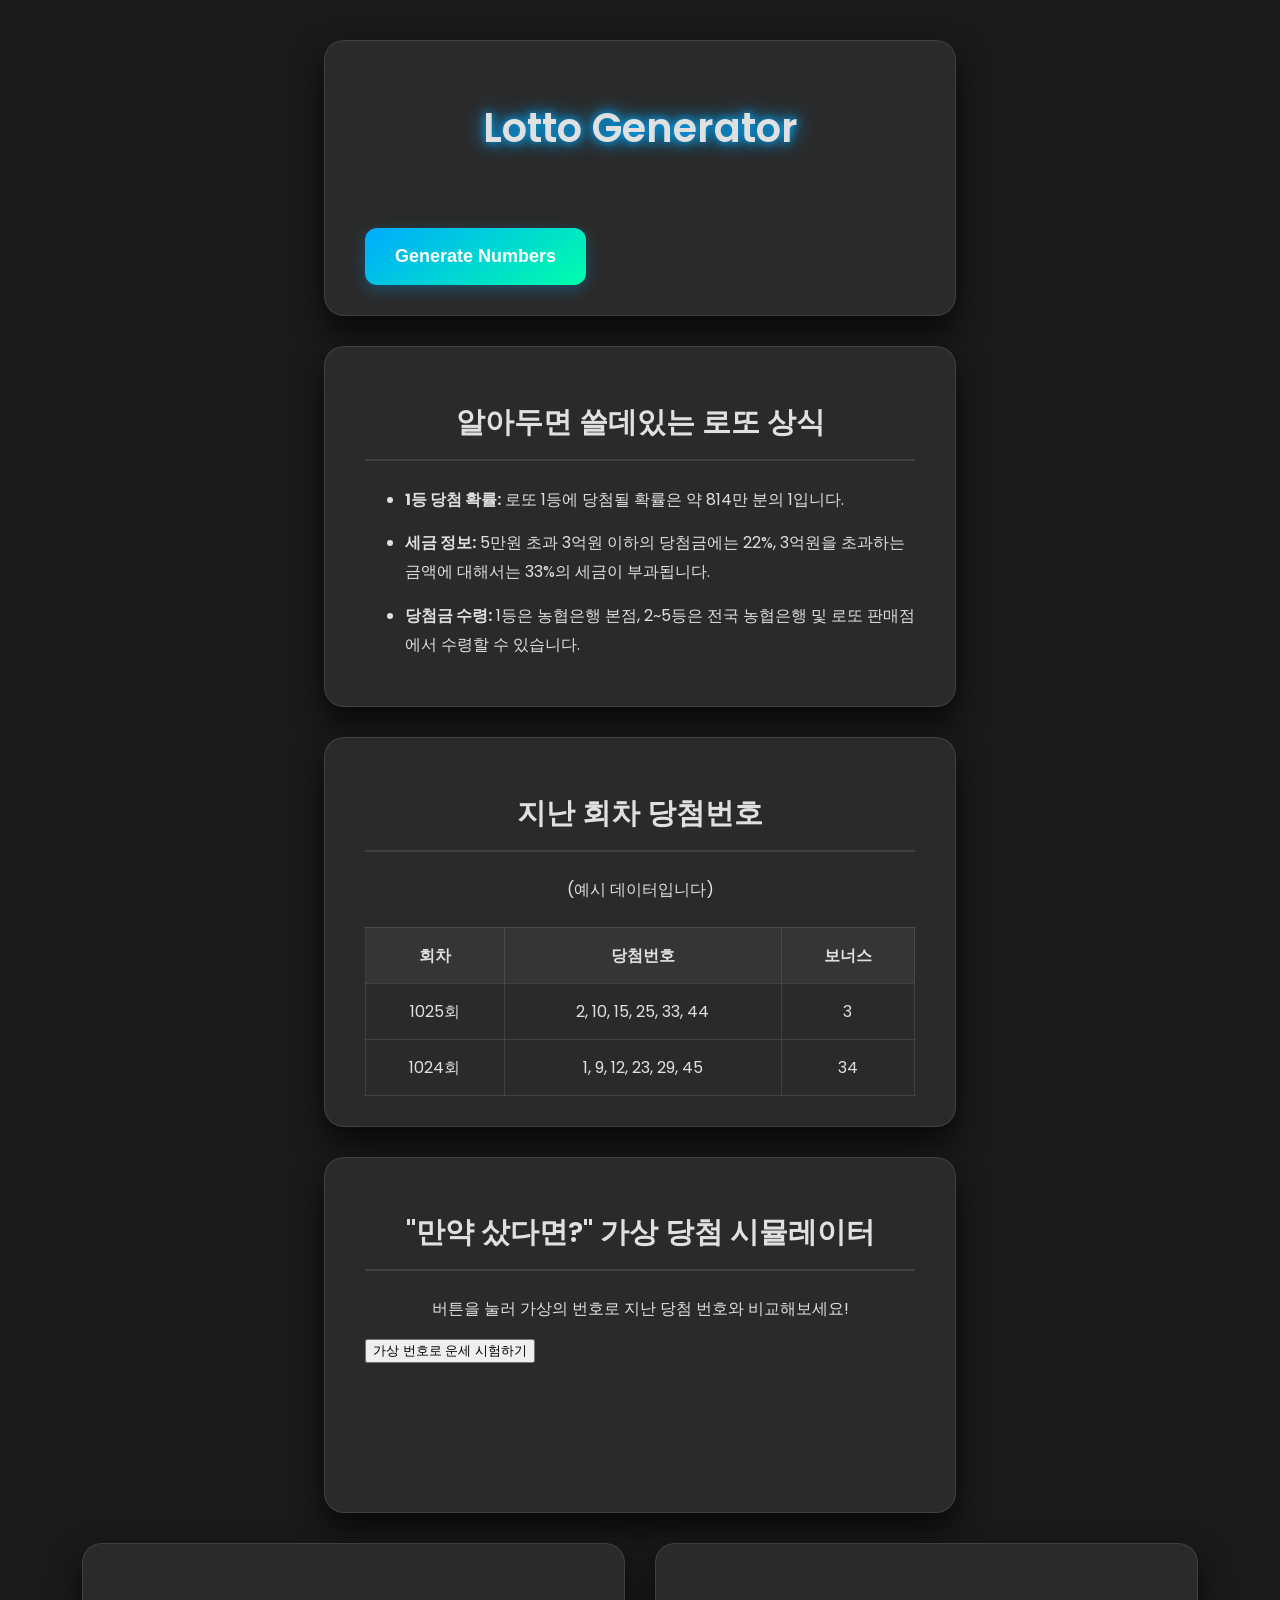
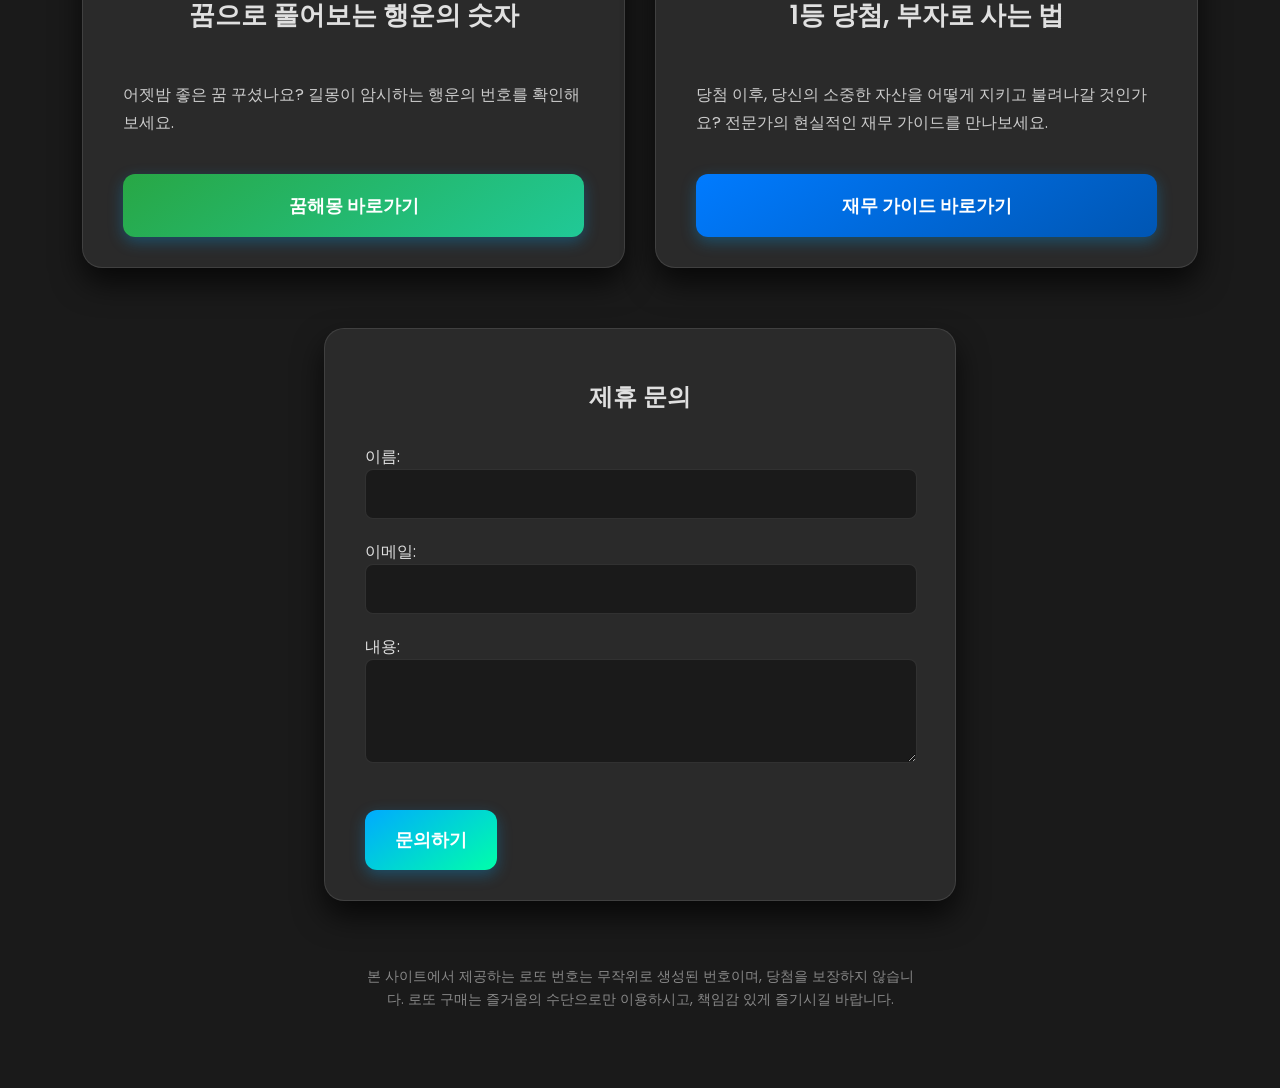
<file: index.html>
<!DOCTYPE html>
<html lang="ko">
<head>
    <meta charset="UTF-8">
    <meta name="viewport" content="width=device-width, initial-scale=1.0">
    <title>로또 번호 생성기</title>
    <link rel="stylesheet" href="style.css">
    <meta name="google-adsense-account" content="ca-pub-6148547491118439">
    <script async src="https://pagead2.googlesyndication.com/pagead/js/adsbygoogle.js?client=ca-pub-6148547491118439"
     crossorigin="anonymous"></script>
</head>
<body>
    <div class="container">
        <h1>Lotto Generator</h1>
        <div class="numbers" id="numbers-container">
            <!-- 번호가 여기에 생성됩니다 -->
        </div>
        <button id="generate-btn">Generate Numbers</button>
    </div>

    <!-- 로또 정보 섹션 -->
    <div class="container info-section">
        <h2>알아두면 쓸데있는 로또 상식</h2>
        <ul>
            <li><strong>1등 당첨 확률:</strong> 로또 1등에 당첨될 확률은 약 814만 분의 1입니다.</li>
            <li><strong>세금 정보:</strong> 5만원 초과 3억원 이하의 당첨금에는 22%, 3억원을 초과하는 금액에 대해서는 33%의 세금이 부과됩니다.</li>
            <li><strong>당첨금 수령:</strong> 1등은 농협은행 본점, 2~5등은 전국 농협은행 및 로또 판매점에서 수령할 수 있습니다.</li>
        </ul>
    </div>

    <!-- 과거 당첨 번호 섹션 -->
    <div class="container info-section">
        <h2>지난 회차 당첨번호</h2>
        <p style="text-align: center;">(예시 데이터입니다)</p>
        <table>
            <thead>
                <tr>
                    <th>회차</th>
                    <th>당첨번호</th>
                    <th>보너스</th>
                </tr>
            </thead>
            <tbody>
                <tr>
                    <td>1025회</td>
                    <td>2, 10, 15, 25, 33, 44</td>
                    <td>3</td>
                </tr>
                <tr>
                    <td>1024회</td>
                    <td>1, 9, 12, 23, 29, 45</td>
                    <td>34</td>
                </tr>
            </tbody>
        </table>
    </div>

    <!-- 가상 당첨 시뮬레이터 섹션 -->
    <div class="container info-section">
        <h2>"만약 샀다면?" 가상 당첨 시뮬레이터</h2>
        <p style="text-align: center;">버튼을 눌러 가상의 번호로 지난 당첨 번호와 비교해보세요!</p>
        <div class="simulator-controls">
            <button id="run-simulator-btn">가상 번호로 운세 시험하기</button>
        </div>
        <div id="simulator-result" class="simulator-result-box">
            <!-- 시뮬레이션 결과가 여기에 표시됩니다 -->
        </div>
    </div>

    <!-- 콘텐츠 허브 섹션 -->
    <div class="content-hub">
        <div class="hub-card">
            <h2>꿈으로 풀어보는 행운의 숫자</h2>
            <p>어젯밤 좋은 꿈 꾸셨나요? 길몽이 암시하는 행운의 번호를 확인해보세요.</p>
            <a href="dream-content.html" class="cta-link">꿈해몽 바로가기</a>
        </div>
        <div class="hub-card">
            <h2>1등 당첨, 부자로 사는 법</h2>
            <p>당첨 이후, 당신의 소중한 자산을 어떻게 지키고 불려나갈 것인가요? 전문가의 현실적인 재무 가이드를 만나보세요.</p>
            <a href="financial-guide.html" class="cta-link-secondary">재무 가이드 바로가기</a>
        </div>
    </div>

    <div class="container partnership-form">
        <h2>제휴 문의</h2>
        <form action="https://formspree.io/f/xlgnrgna" method="POST">
            <label for="name">이름:</label>
            <input type="text" id="name" name="name" required>
            <label for="email">이메일:</label>
            <input type="email" id="email" name="email" required>
            <label for="message">내용:</label>
            <textarea id="message" name="message" rows="4" required></textarea>
            <button type="submit">문의하기</button>
        </form>
    </div>

    <footer class="footer">
        <p>본 사이트에서 제공하는 로또 번호는 무작위로 생성된 번호이며, 당첨을 보장하지 않습니다. 로또 구매는 즐거움의 수단으로만 이용하시고, 책임감 있게 즐기시길 바랍니다.</p>
    </footer>

    <script src="main.js"></script>
</body>
</html>
</file>
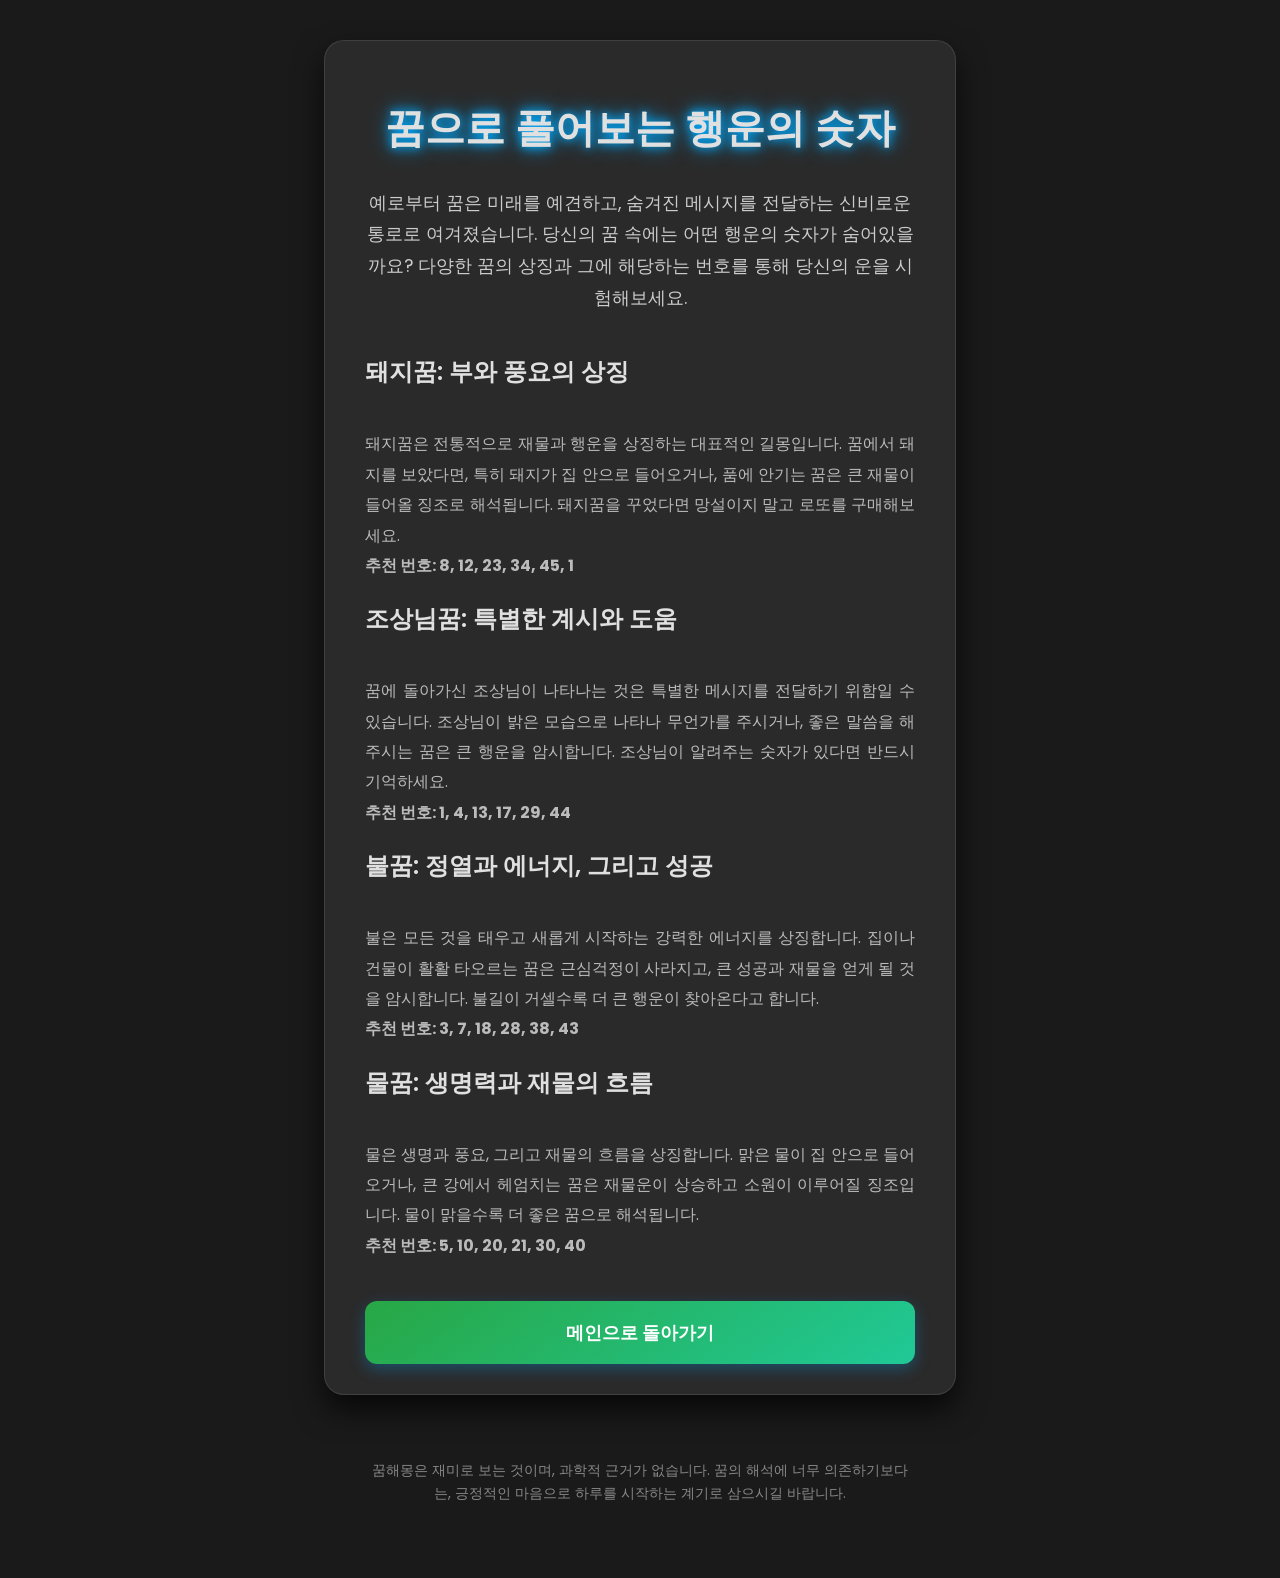
<file: dream-content.html>
<!DOCTYPE html>
<html lang="ko">
<head>
    <meta charset="UTF-8">
    <meta name="viewport" content="width=device-width, initial-scale=1.0">
    <title>꿈으로 풀어보는 행운의 숫자</title>
    <link rel="stylesheet" href="style.css">
</head>
<body>
    <div class="container info-section">
        <h1>꿈으로 풀어보는 행운의 숫자</h1>
        <p class="intro-text">예로부터 꿈은 미래를 예견하고, 숨겨진 메시지를 전달하는 신비로운 통로로 여겨졌습니다. 당신의 꿈 속에는 어떤 행운의 숫자가 숨어있을까요? 다양한 꿈의 상징과 그에 해당하는 번호를 통해 당신의 운을 시험해보세요.</p>

        <div class="dream-entry">
            <h2>돼지꿈: 부와 풍요의 상징</h2>
            <p>돼지꿈은 전통적으로 재물과 행운을 상징하는 대표적인 길몽입니다. 꿈에서 돼지를 보았다면, 특히 돼지가 집 안으로 들어오거나, 품에 안기는 꿈은 큰 재물이 들어올 징조로 해석됩니다. 돼지꿈을 꾸었다면 망설이지 말고 로또를 구매해보세요. <br><strong>추천 번호: 8, 12, 23, 34, 45, 1</strong></p>
        </div>

        <div class="dream-entry">
            <h2>조상님꿈: 특별한 계시와 도움</h2>
            <p>꿈에 돌아가신 조상님이 나타나는 것은 특별한 메시지를 전달하기 위함일 수 있습니다. 조상님이 밝은 모습으로 나타나 무언가를 주시거나, 좋은 말씀을 해주시는 꿈은 큰 행운을 암시합니다. 조상님이 알려주는 숫자가 있다면 반드시 기억하세요. <br><strong>추천 번호: 1, 4, 13, 17, 29, 44</strong></p>
        </div>

        <div class="dream-entry">
            <h2>불꿈: 정열과 에너지, 그리고 성공</h2>
            <p>불은 모든 것을 태우고 새롭게 시작하는 강력한 에너지를 상징합니다. 집이나 건물이 활활 타오르는 꿈은 근심걱정이 사라지고, 큰 성공과 재물을 얻게 될 것을 암시합니다. 불길이 거셀수록 더 큰 행운이 찾아온다고 합니다. <br><strong>추천 번호: 3, 7, 18, 28, 38, 43</strong></p>
        </div>

        <div class="dream-entry">
            <h2>물꿈: 생명력과 재물의 흐름</h2>
            <p>물은 생명과 풍요, 그리고 재물의 흐름을 상징합니다. 맑은 물이 집 안으로 들어오거나, 큰 강에서 헤엄치는 꿈은 재물운이 상승하고 소원이 이루어질 징조입니다. 물이 맑을수록 더 좋은 꿈으로 해석됩니다. <br><strong>추천 번호: 5, 10, 20, 21, 30, 40</strong></p>
        </div>

        <a href="index.html" class="cta-link" style="margin-top: 40px;">메인으로 돌아가기</a>

    </div>

    <footer class="footer">
        <p>꿈해몽은 재미로 보는 것이며, 과학적 근거가 없습니다. 꿈의 해석에 너무 의존하기보다는, 긍정적인 마음으로 하루를 시작하는 계기로 삼으시길 바랍니다.</p>
    </footer>
</body>
</html>
</file>
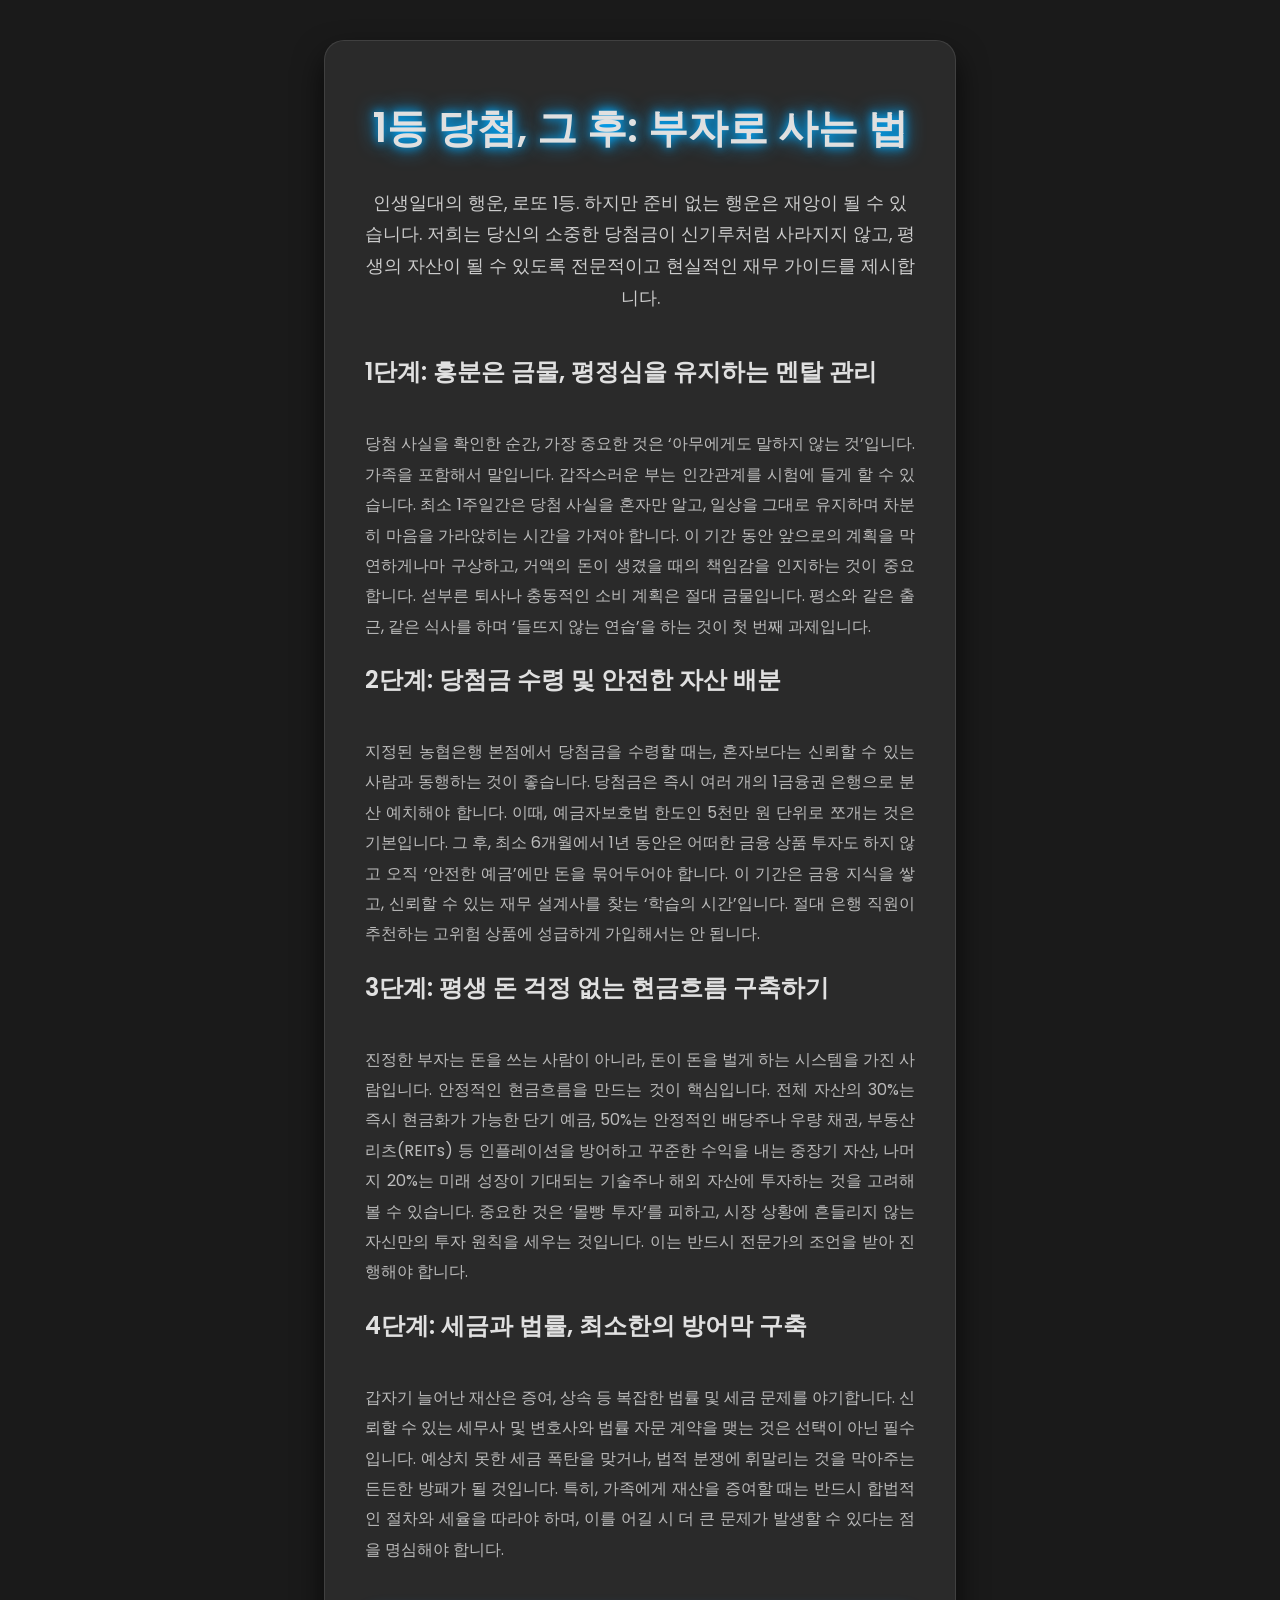
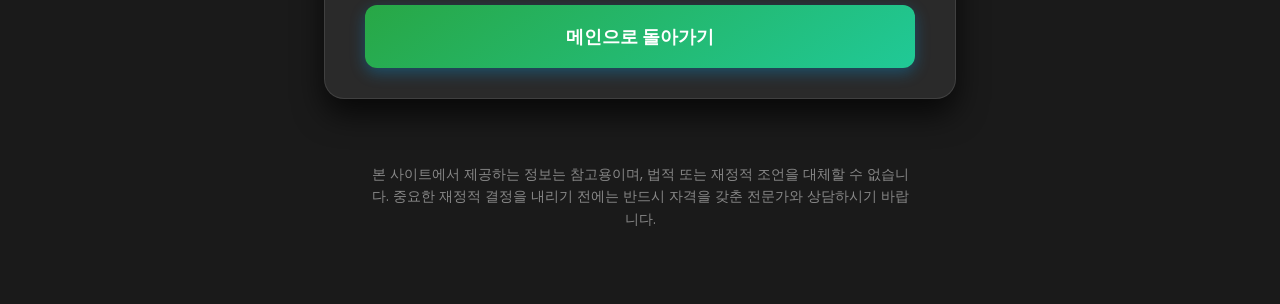
<file: financial-guide.html>
<!DOCTYPE html>
<html lang="ko">
<head>
    <meta charset="UTF-8">
    <meta name="viewport" content="width=device-width, initial-scale=1.0">
    <title>로또 1등 당첨 후, 부자로 사는 재무 가이드</title>
    <link rel="stylesheet" href="style.css">
</head>
<body>
    <div class="container info-section">
        <h1>1등 당첨, 그 후: 부자로 사는 법</h1>
        <p class="intro-text">인생일대의 행운, 로또 1등. 하지만 준비 없는 행운은 재앙이 될 수 있습니다. 저희는 당신의 소중한 당첨금이 신기루처럼 사라지지 않고, 평생의 자산이 될 수 있도록 전문적이고 현실적인 재무 가이드를 제시합니다.</p>

        <div class="dream-entry">
            <h2>1단계: 흥분은 금물, 평정심을 유지하는 멘탈 관리</h2>
            <p>당첨 사실을 확인한 순간, 가장 중요한 것은 ‘아무에게도 말하지 않는 것’입니다. 가족을 포함해서 말입니다. 갑작스러운 부는 인간관계를 시험에 들게 할 수 있습니다. 최소 1주일간은 당첨 사실을 혼자만 알고, 일상을 그대로 유지하며 차분히 마음을 가라앉히는 시간을 가져야 합니다. 이 기간 동안 앞으로의 계획을 막연하게나마 구상하고, 거액의 돈이 생겼을 때의 책임감을 인지하는 것이 중요합니다. 섣부른 퇴사나 충동적인 소비 계획은 절대 금물입니다. 평소와 같은 출근, 같은 식사를 하며 ‘들뜨지 않는 연습’을 하는 것이 첫 번째 과제입니다.</p>
        </div>

        <div class="dream-entry">
            <h2>2단계: 당첨금 수령 및 안전한 자산 배분</h2>
            <p>지정된 농협은행 본점에서 당첨금을 수령할 때는, 혼자보다는 신뢰할 수 있는 사람과 동행하는 것이 좋습니다. 당첨금은 즉시 여러 개의 1금융권 은행으로 분산 예치해야 합니다. 이때, 예금자보호법 한도인 5천만 원 단위로 쪼개는 것은 기본입니다. 그 후, 최소 6개월에서 1년 동안은 어떠한 금융 상품 투자도 하지 않고 오직 ‘안전한 예금’에만 돈을 묶어두어야 합니다. 이 기간은 금융 지식을 쌓고, 신뢰할 수 있는 재무 설계사를 찾는 ‘학습의 시간’입니다. 절대 은행 직원이 추천하는 고위험 상품에 성급하게 가입해서는 안 됩니다.</p>
        </div>

        <div class="dream-entry">
            <h2>3단계: 평생 돈 걱정 없는 현금흐름 구축하기</h2>
            <p>진정한 부자는 돈을 쓰는 사람이 아니라, 돈이 돈을 벌게 하는 시스템을 가진 사람입니다. 안정적인 현금흐름을 만드는 것이 핵심입니다. 전체 자산의 30%는 즉시 현금화가 가능한 단기 예금, 50%는 안정적인 배당주나 우량 채권, 부동산 리츠(REITs) 등 인플레이션을 방어하고 꾸준한 수익을 내는 중장기 자산, 나머지 20%는 미래 성장이 기대되는 기술주나 해외 자산에 투자하는 것을 고려해볼 수 있습니다. 중요한 것은 ‘몰빵 투자’를 피하고, 시장 상황에 흔들리지 않는 자신만의 투자 원칙을 세우는 것입니다. 이는 반드시 전문가의 조언을 받아 진행해야 합니다.</p>
        </div>

        <div class="dream-entry">
            <h2>4단계: 세금과 법률, 최소한의 방어막 구축</h2>
            <p>갑자기 늘어난 재산은 증여, 상속 등 복잡한 법률 및 세금 문제를 야기합니다. 신뢰할 수 있는 세무사 및 변호사와 법률 자문 계약을 맺는 것은 선택이 아닌 필수입니다. 예상치 못한 세금 폭탄을 맞거나, 법적 분쟁에 휘말리는 것을 막아주는 든든한 방패가 될 것입니다. 특히, 가족에게 재산을 증여할 때는 반드시 합법적인 절차와 세율을 따라야 하며, 이를 어길 시 더 큰 문제가 발생할 수 있다는 점을 명심해야 합니다.</p>
        </div>
        
        <a href="index.html" class="cta-link" style="margin-top: 40px;">메인으로 돌아가기</a>
    </div>

    <footer class="footer">
        <p>본 사이트에서 제공하는 정보는 참고용이며, 법적 또는 재정적 조언을 대체할 수 없습니다. 중요한 재정적 결정을 내리기 전에는 반드시 자격을 갖춘 전문가와 상담하시기 바랍니다.</p>
    </footer>
</body>
</html>
</file>
<file: style.css>
@import url('https://fonts.googleapis.com/css2?family=Poppins:wght@300;400;600;700&display=swap');

:root {
    --bg-color: #1a1a1a;
    --card-color: #2a2a2a;
    --primary-color: #00aaff;
    --secondary-color: #00ffaa;
    --text-color: #e0e0e0;
    --shadow-color: rgba(0, 0, 0, 0.7);
    --border-color: rgba(255, 255, 255, 0.1);
}

body {
    font-family: 'Poppins', sans-serif;
    display: flex;
    flex-direction: column;
    justify-content: flex-start;
    align-items: center;
    min-height: 100vh;
    margin: 0;
    padding: 40px 20px;
    background: var(--bg-color);
    color: var(--text-color);
    transition: background-color 0.3s, color 0.3s;
}

.container, .hub-card {
    background: var(--card-color);
    padding: 30px 40px;
    border-radius: 20px;
    box-shadow: 0 15px 30px var(--shadow-color);
    width: 90%;
    max-width: 550px;
    margin-bottom: 30px;
    border: 1px solid var(--border-color);
    transition: transform 0.3s ease, box-shadow 0.3s ease;
}

.container:hover, .hub-card:hover {
    transform: translateY(-5px);
    box-shadow: 0 20px 40px var(--shadow-color);
}

h1, h2 {
    text-align: center;
    margin-bottom: 30px;
    color: var(--text-color);
    font-weight: 600;
}

h1 {
    font-size: 2.5em;
    text-shadow: 0 0 10px var(--primary-color), 0 0 20px var(--primary-color);
}

.numbers {
    display: flex;
    justify-content: center;
    gap: 15px;
    margin-bottom: 40px;
    flex-wrap: wrap;
}

.number-circle {
    width: 60px;
    height: 60px;
    border-radius: 50%;
    display: flex;
    justify-content: center;
    align-items: center;
    font-size: 24px;
    font-weight: bold;
    color: white;
    background: linear-gradient(145deg, #00aaff, #00ffaa);
    box-shadow: 0 5px 15px rgba(0, 170, 255, 0.4);
    transition: all 0.3s ease;
    animation: float 2s ease-in-out infinite;
}

@keyframes float {
    0%, 100% { transform: translateY(0); }
    50% { transform: translateY(-10px); }
}

#generate-btn, .cta-link, .cta-link-secondary, .partnership-form button {
    padding: 18px 30px;
    font-size: 18px;
    font-weight: 600;
    color: white;
    background: linear-gradient(145deg, var(--primary-color), var(--secondary-color));
    border: none;
    border-radius: 12px;
    cursor: pointer;
    transition: all 0.3s ease;
    box-shadow: 0 5px 15px rgba(0, 170, 255, 0.3);
    text-decoration: none;
    display: block;
    text-align: center;
    margin-top: 20px;
}

#generate-btn:hover, .cta-link:hover, .cta-link-secondary:hover, .partnership-form button:hover {
    transform: translateY(-3px);
    box-shadow: 0 8px 25px rgba(0, 255, 170, 0.4);
    filter: brightness(1.2);
}

/* Content Hub Styles */
.content-hub {
    display: flex;
    justify-content: center;
    gap: 30px;
    width: 90%;
    max-width: 1130px; /* (550px * 2) + 30px gap */
    margin-bottom: 30px;
    flex-wrap: wrap; /* Wrap on smaller screens */
}

.hub-card {
    flex: 1;
    min-width: 300px; /* Minimum width for cards */
    max-width: 550px;
    display: flex;
    flex-direction: column;
    justify-content: space-between;
}

.hub-card h2 {
    font-size: 1.6em;
    text-shadow: none;
}

.hub-card p {
    flex-grow: 1;
    color: #ccc;
    line-height: 1.8;
}

.cta-link {
    background: linear-gradient(145deg, #28a745, #20c997);
}

.cta-link-secondary {
    background: linear-gradient(145deg, #007bff, #0056b3);
}

/* Info Section Specifics */
.info-section h2 {
    border-bottom: 2px solid var(--border-color);
    padding-bottom: 15px;
    margin-bottom: 25px;
    text-shadow: none;
    font-size: 1.8em;
}

.info-section ul li {
    margin-bottom: 15px;
    line-height: 1.8;
}

.info-section table {
    width: 100%;
    border-collapse: collapse;
    margin-top: 25px;
}

.info-section th, .info-section td {
    border: 1px solid var(--border-color);
    padding: 15px;
    text-align: center;
}

.info-section th {
    background-color: rgba(255, 255, 255, 0.05);
}

/* Simulator Styles */
.simulator-result-box {
    border: 2px dashed var(--primary-color);
    padding: 20px;
    margin-top: 25px;
    border-radius: 10px;
    font-size: 1.2em;
    min-height: 50px;
    opacity: 0;
    transform: translateY(20px);
    transition: all 0.5s ease;
}

.simulator-result-box.visible {
    opacity: 1;
    transform: translateY(0);
}

/* Form Styles */
.partnership-form input, .partnership-form textarea {
    width: calc(100% - 30px); /* Adjust for padding */
    padding: 15px;
    margin-bottom: 20px;
    border-radius: 8px;
    border: 1px solid var(--border-color);
    background-color: var(--bg-color);
    color: var(--text-color);
    font-size: 16px;
}

.footer {
    text-align: center;
    padding: 20px;
    font-size: 14px;
    color: #888;
    max-width: 550px;
    line-height: 1.6;
}

/* Dream Content Page Styles */
.intro-text {
    text-align: center;
    font-size: 1.1em;
    margin-bottom: 40px;
    line-height: 1.8;
    color: #ccc;
}

.dream-entry h2 {
    text-align: left;
    border-bottom: none;
    font-size: 1.5em;
}

.dream-entry p {
    text-align: justify;
    line-height: 1.9;
    color: #bbb;
}

/* Remove theme switcher as we are going full dark mode */
.theme-switcher { display: none; }
</file>
